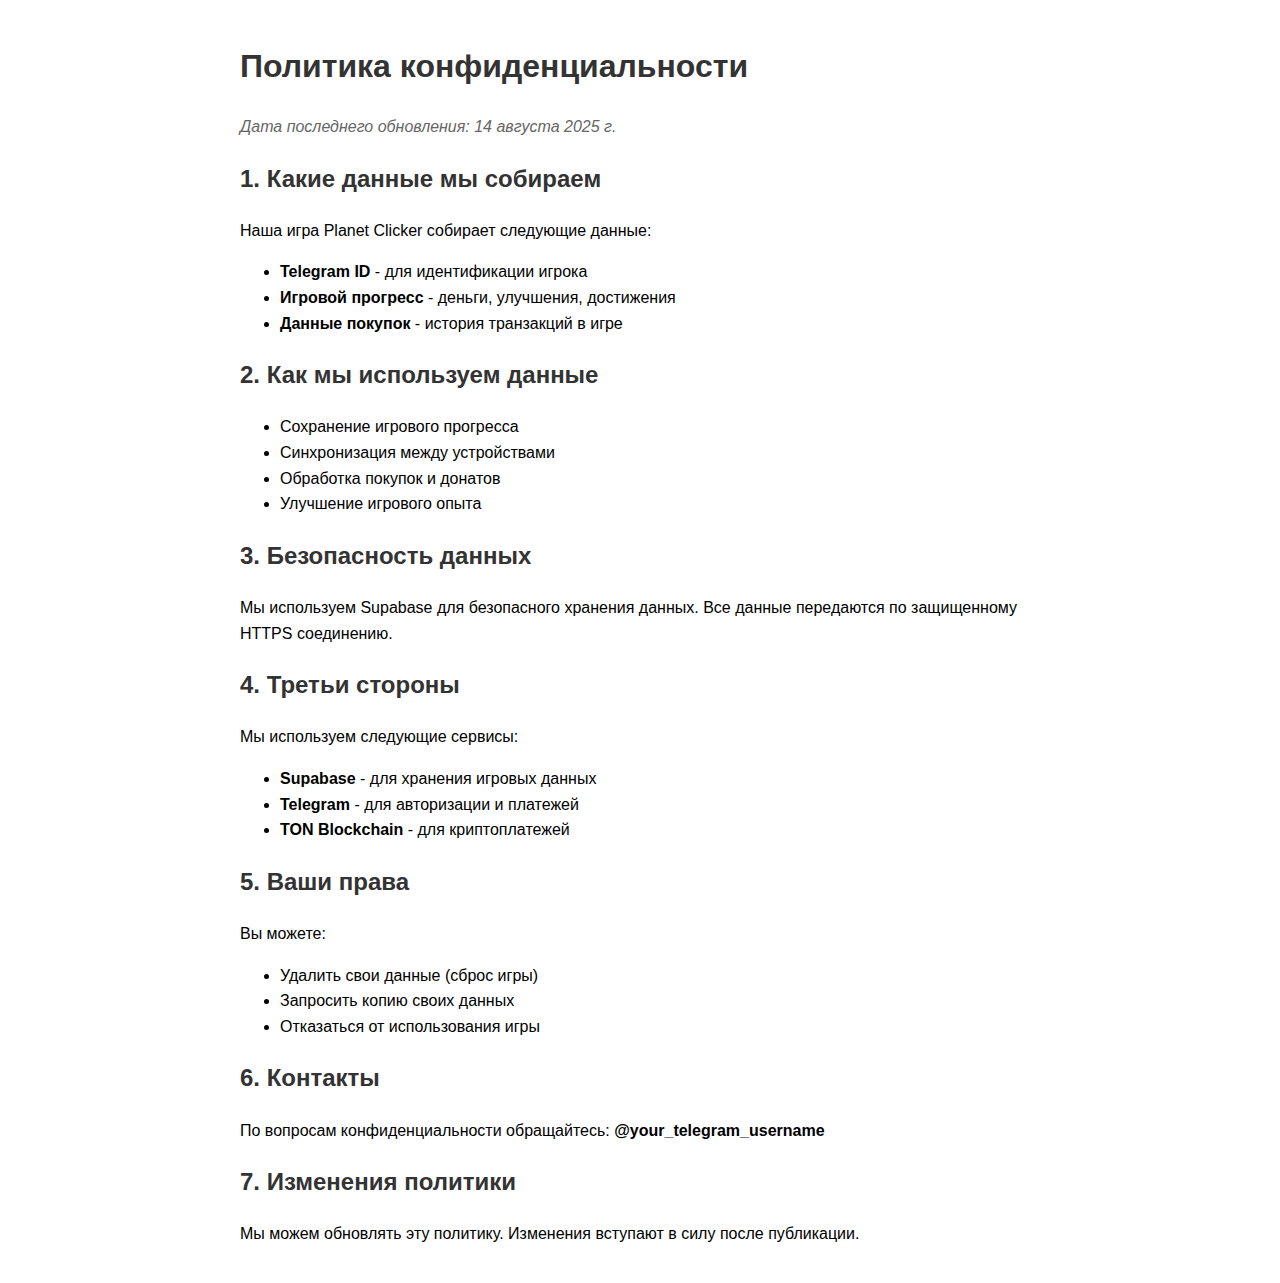
<file: privacy.html>
<!DOCTYPE html>
<html lang="ru">
<head>
    <meta charset="UTF-8">
    <meta name="viewport" content="width=device-width, initial-scale=1.0">
    <title>Политика конфиденциальности - Planet Clicker</title>
    <style>
        body { font-family: Arial, sans-serif; max-width: 800px; margin: 0 auto; padding: 20px; line-height: 1.6; }
        h1, h2 { color: #333; }
        .date { color: #666; font-style: italic; }
    </style>
</head>
<body>
    <h1>Политика конфиденциальности</h1>
    <p class="date">Дата последнего обновления: 14 августа 2025 г.</p>
    
    <h2>1. Какие данные мы собираем</h2>
    <p>Наша игра Planet Clicker собирает следующие данные:</p>
    <ul>
        <li><strong>Telegram ID</strong> - для идентификации игрока</li>
        <li><strong>Игровой прогресс</strong> - деньги, улучшения, достижения</li>
        <li><strong>Данные покупок</strong> - история транзакций в игре</li>
    </ul>
    
    <h2>2. Как мы используем данные</h2>
    <ul>
        <li>Сохранение игрового прогресса</li>
        <li>Синхронизация между устройствами</li>
        <li>Обработка покупок и донатов</li>
        <li>Улучшение игрового опыта</li>
    </ul>
    
    <h2>3. Безопасность данных</h2>
    <p>Мы используем Supabase для безопасного хранения данных. Все данные передаются по защищенному HTTPS соединению.</p>
    
    <h2>4. Третьи стороны</h2>
    <p>Мы используем следующие сервисы:</p>
    <ul>
        <li><strong>Supabase</strong> - для хранения игровых данных</li>
        <li><strong>Telegram</strong> - для авторизации и платежей</li>
        <li><strong>TON Blockchain</strong> - для криптоплатежей</li>
    </ul>
    
    <h2>5. Ваши права</h2>
    <p>Вы можете:</p>
    <ul>
        <li>Удалить свои данные (сброс игры)</li>
        <li>Запросить копию своих данных</li>
        <li>Отказаться от использования игры</li>
    </ul>
    
    <h2>6. Контакты</h2>
    <p>По вопросам конфиденциальности обращайтесь: <strong>@your_telegram_username</strong></p>
    
    <h2>7. Изменения политики</h2>
    <p>Мы можем обновлять эту политику. Изменения вступают в силу после публикации.</p>
</body>
</html>
</file>
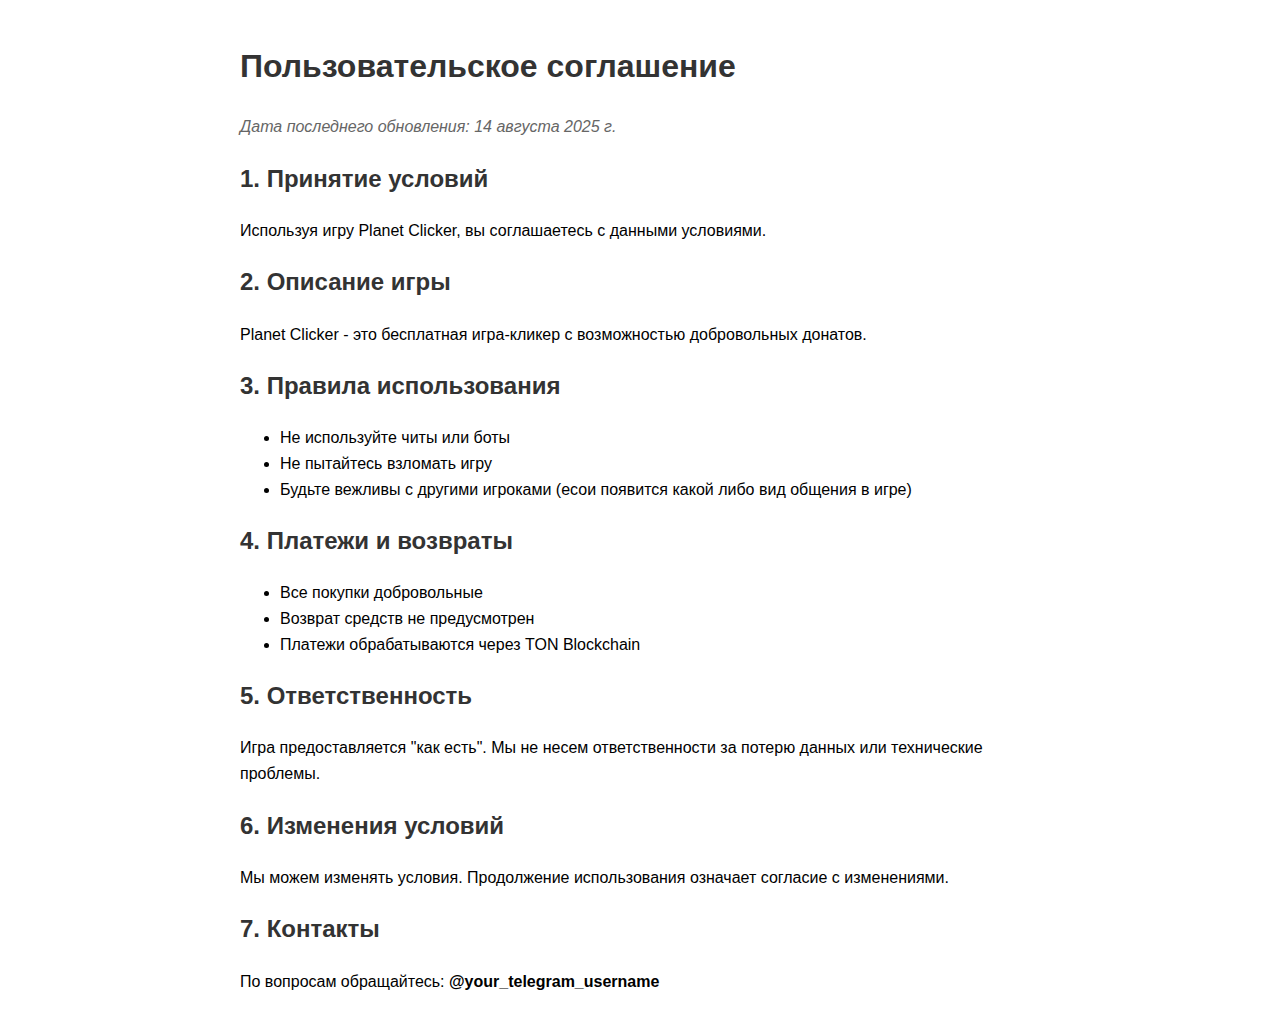
<file: terms.html>
<!DOCTYPE html>
<html lang="ru">
<head>
    <meta charset="UTF-8">
    <meta name="viewport" content="width=device-width, initial-scale=1.0">
    <title>Пользовательское соглашение - Planet Clicker</title>
    <style>
        body { font-family: Arial, sans-serif; max-width: 800px; margin: 0 auto; padding: 20px; line-height: 1.6; }
        h1, h2 { color: #333; }
        .date { color: #666; font-style: italic; }
    </style>
</head>
<body>
    <h1>Пользовательское соглашение</h1>
    <p class="date">Дата последнего обновления: 14 августа 2025 г.</p>
    
    <h2>1. Принятие условий</h2>
    <p>Используя игру Planet Clicker, вы соглашаетесь с данными условиями.</p>
    
    <h2>2. Описание игры</h2>
    <p>Planet Clicker - это бесплатная игра-кликер с возможностью добровольных донатов.</p>
    
    <h2>3. Правила использования</h2>
    <ul>
        <li>Не используйте читы или боты</li>
        <li>Не пытайтесь взломать игру</li>
        <li>Будьте вежливы с другими игроками (есои появится какой либо вид общения в игре)</li>
    </ul>
    
    <h2>4. Платежи и возвраты</h2>
    <ul>
        <li>Все покупки добровольные</li>
        <li>Возврат средств не предусмотрен</li>
        <li>Платежи обрабатываются через TON Blockchain</li>
    </ul>
    
    <h2>5. Ответственность</h2>
    <p>Игра предоставляется "как есть". Мы не несем ответственности за потерю данных или технические проблемы.</p>
    
    <h2>6. Изменения условий</h2>
    <p>Мы можем изменять условия. Продолжение использования означает согласие с изменениями.</p>
    
    <h2>7. Контакты</h2>
    <p>По вопросам обращайтесь: <strong>@your_telegram_username</strong></p>
</body>
</html>
</file>
